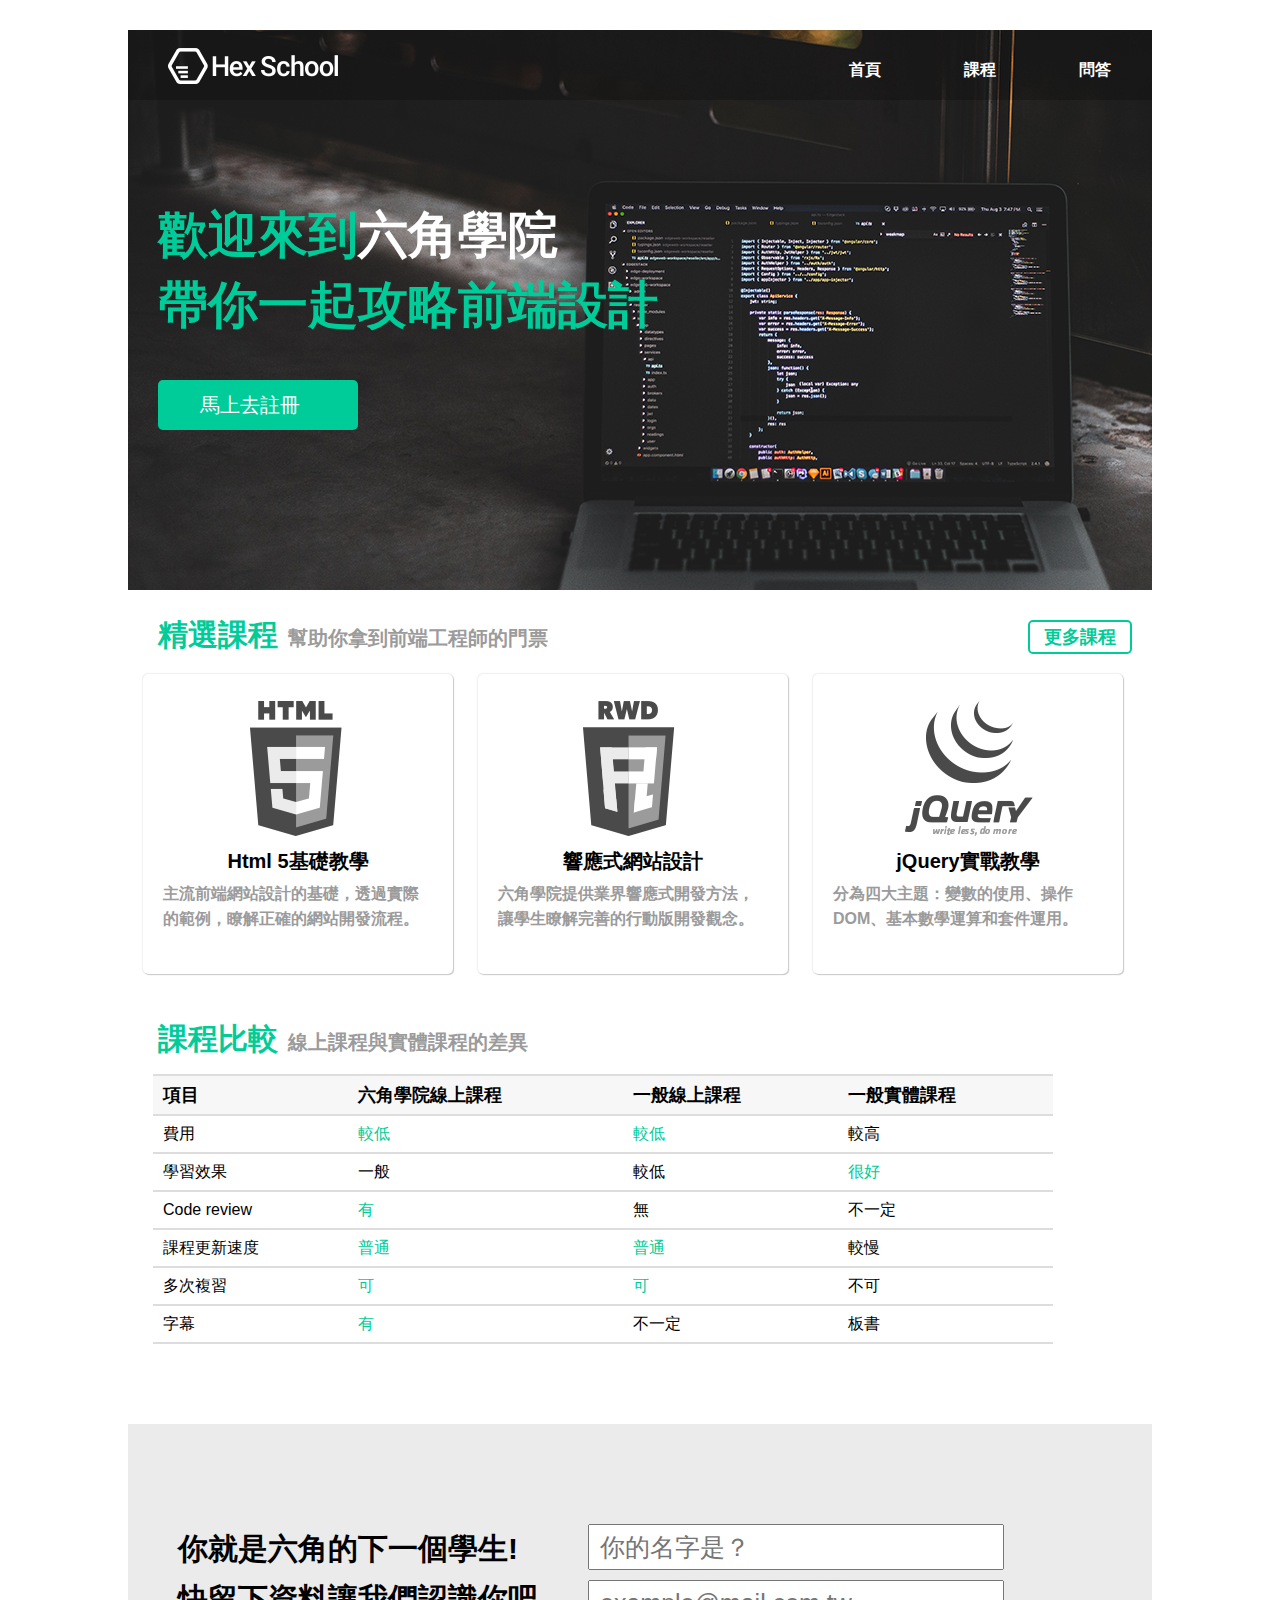
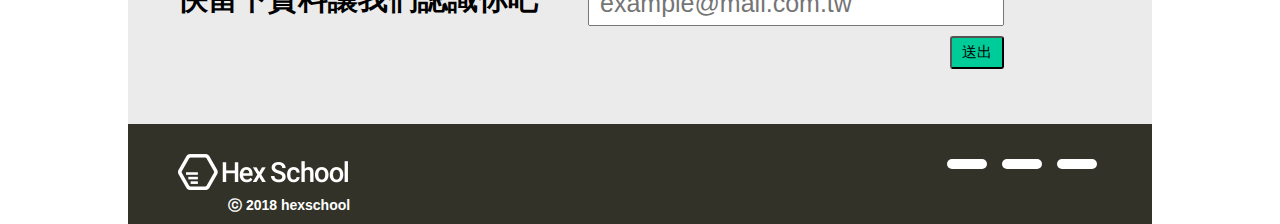
<file: index.html>
<!DOCTYPE html>
<html lang="en">
<head>
	<meta charset="UTF-8">
	<title>index</title>
	<link rel="stylesheet" href="css/style.css">
	<link rel="stylesheet" href="https://use.fontawesome.com/releases/v5.1.0/css/all.css" integrity="sha384-lKuwvrZot6UHsBSfcMvOkWwlCMgc0TaWr+30HWe3a4ltaBwTZhyTEggF5tJv8tbt" crossorigin="anonymous">
</head>
<body>
	<div class="wrap">
		<div class="header">
			<div class="menu">
				<h1><a href="#">Hex School</a></h1>
				<ul>
					<li><a href="index.html">首頁</a></li>
					<li><a href="course.html">課程</a></li>
					<li><a href="QA.html">問答</a></li>
				</ul>
			</div>
			<div class="clearfix"></div>
			<div class="banner">
				<h2>歡迎來到<span class="banner_01">六角學院</span><br>
					帶你一起攻略前端設計
				</h2>
				<div class="banner_02"><a href="#">馬上去註冊&nbsp;&nbsp;&nbsp;<i class="fas fa-arrow-right"></i></a></div>
			</div>
		</div>
		<div class="clearfix"></div>
		<div class="content">
			<h2>精選課程</h2>
			<span class="content_01">幫助你拿到前端工程師的門票</span>
			<span class="content_02">更多課程</span>
			<div class="clearfix"></div>
			<ul class="course">
				<li>
					<img src="img/course_01.png" alt="#">
					<h3>Html 5基礎教學</h3>
					<span>主流前端網站設計的基礎，透過實際的範例，瞭解正確的網站開發流程。</span>
				</li>
				<li>
					<img src="img/course_02.png" alt="#">
					<h3>響應式網站設計</h3>
					<span>六角學院提供業界響應式開發方法，讓學生瞭解完善的行動版開發觀念。</span>
				</li>
				<li>
					<img src="img/course_03.png" alt="#">
					<h3>jQuery實戰教學</h3>
					<span>分為四大主題：變數的使用、操作DOM、基本數學運算和套件運用。</span>
				</li>
			</ul>
		</div>
		<div class="clearfix"></div>
		<div class="compare">
			<h2>課程比較</h2>
			<span>線上課程與實體課程的差異</span>
			<div class="clearfix"></div>
			<table>
				<tr>
					<th>項目</th>
					<th>六角學院線上課程</th>
					<th>一般線上課程</th>
					<th>一般實體課程</th>
				</tr>
				<tr>
					<td>費用</td>
					<td class="compare_p">較低</td>
					<td class="compare_p">較低</td>
					<td>較高</td>
				</tr>
				<tr>
					<td>學習效果</td>
					<td>一般</td>
					<td>較低</td>
					<td class="compare_p">很好</td>
				</tr>
				<tr>
					<td>Code review</td>
					<td class="compare_p">有</td>
					<td>無</td>
					<td>不一定</td>
				</tr>
				<tr>
					<td>課程更新速度</td>
					<td class="compare_p">普通</td>
					<td class="compare_p">普通</td>
					<td>較慢</td>
				</tr>
				<tr>
					<td>多次複習</td>
					<td class="compare_p">可</td>
					<td class="compare_p">可</td>
					<td>不可</td>
				</tr>
				<tr>
					<td>字幕</td>
					<td class="compare_p">有</td>
					<td>不一定</td>
					<td>板書</td>
				</tr>
			</table>
		</div>
		<div class="clearfix"></div>
		<div class="information">
			<form action="save.html">
				<h2>你就是六角的下一個學生!<br>
					快留下資料讓我們認識你吧</h2>
				<div class="information_txt">
					<input type="text" placeholder="你的名字是？"><br>
					<input type="mail" placeholder="example@mail.com.tw">						
				</div>
				<div class="clearfix"></div>	
				<input type="submit" value="送出" class="btn">
			</form>
		</div>
		<div class="clearfix"></div>
		<div class="footer">
			<div class="footer_l">	
				<img src="img/logo.png" alt="">
				<span>ⓒ 2018 hexschool</span>
			</div>
			<div class="footer_r">
				<ul>
					<li><a href="#"><i class="fab fa-facebook-f"></i></a></li>
					<li><a href="#"><i class="fab fa-twitter"></i></a></li>
					<li><a href="#"><i class="fab fa-instagram"></i></a></li>
				</ul>
			</div>
	</div>
</body>
</html>
</file>
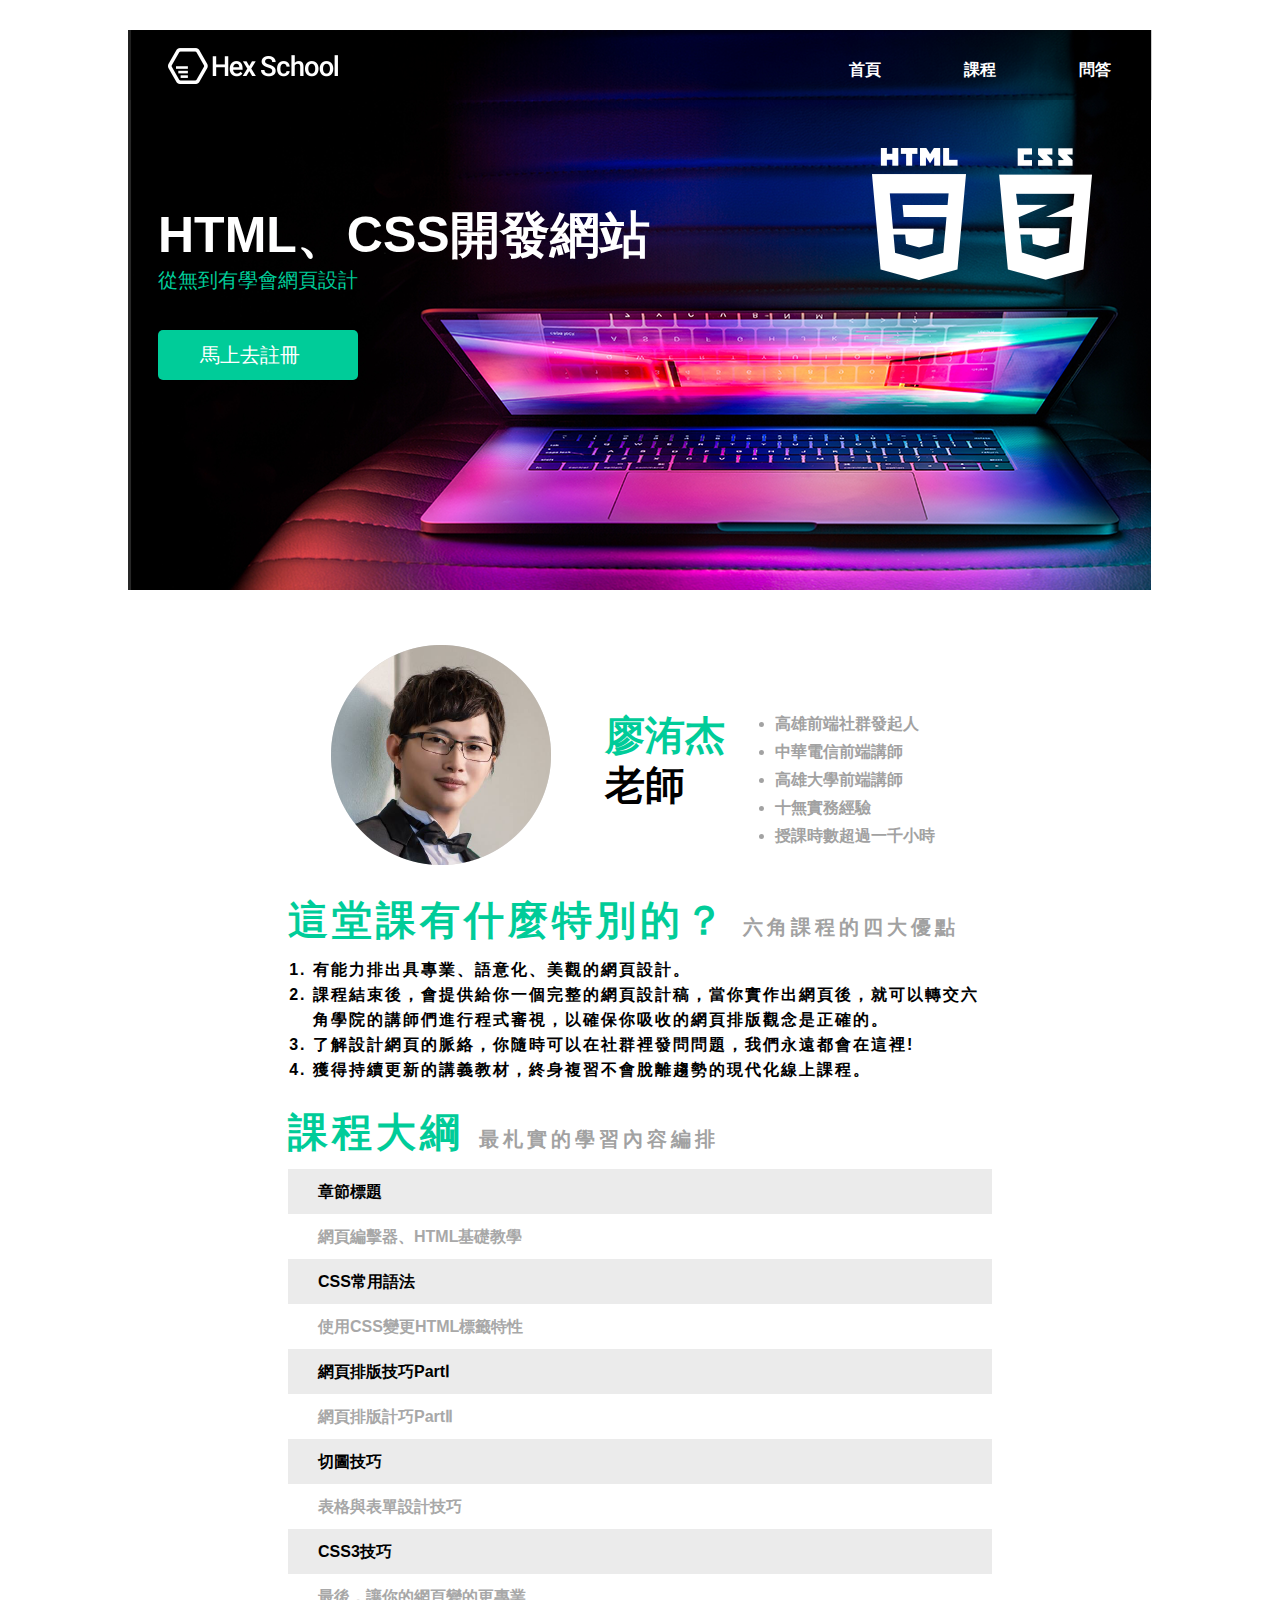
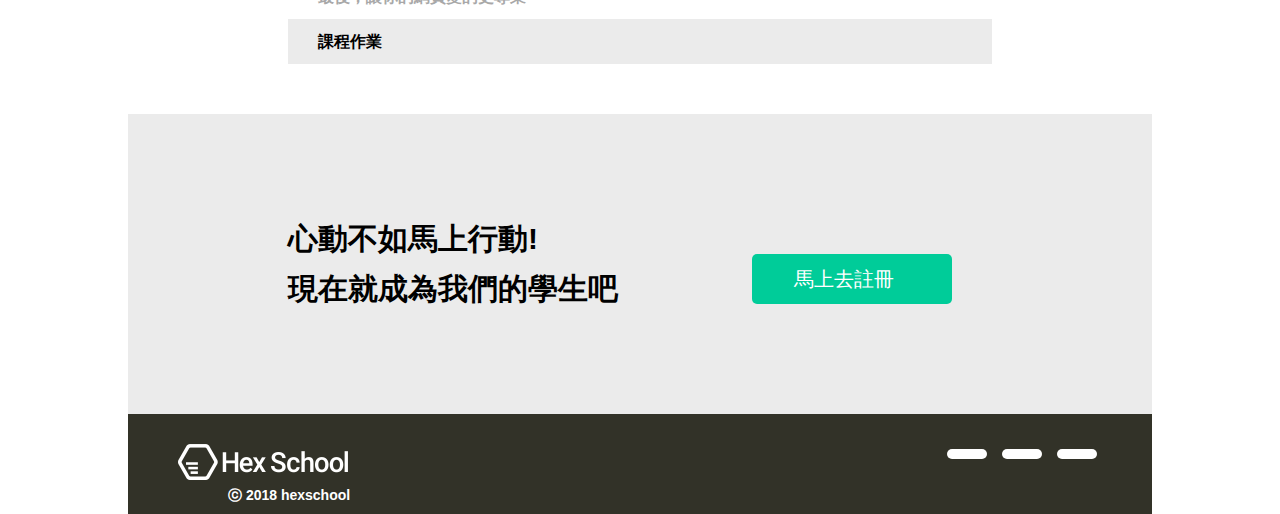
<file: course.html>
<!DOCTYPE html>
<html lang="en">
<head>
	<meta charset="UTF-8">
	<title>course</title>
	<link rel="stylesheet" href="css/style2.css">
	<link rel="stylesheet" href="https://use.fontawesome.com/releases/v5.1.0/css/all.css" integrity="sha384-lKuwvrZot6UHsBSfcMvOkWwlCMgc0TaWr+30HWe3a4ltaBwTZhyTEggF5tJv8tbt" crossorigin="anonymous">
</head>
<body>
	<div class="wrap">
		<div class="header">
			<div class="menu">
				<h1><a href="#">Hex School</a></h1>
				<ul>
					<li><a href="index.html">首頁</a></li>
					<li><a href="course.html">課程</a></li>
					<li><a href="QA.html">問答</a></li>
				</ul>
			</div>
			<div class="clearfix"></div>
			<div class="banner">
				<h2>HTML、CSS開發網站</h2>
				<span>從無到有學會網頁設計</span>
				<div class="banner_01"><a href="#">馬上去註冊&nbsp;&nbsp;&nbsp;<i class="fas fa-arrow-right"></i></a></div>
			</div>
		</div>
		<div class="clearfix"></div>
		<div class="content">
			<div class="teacher">
				<img src="img/teacherphoto.png" alt="#">
				<h2>廖洧杰<br><span class="teacher_01">老師</span></h2>
				<ul>
					<li>高雄前端社群發起人</li>
					<li>中華電信前端講師</li>
					<li>高雄大學前端講師</li>
					<li>十無實務經驗</li>
					<li>授課時數超過一千小時</li>
				</ul>
			</div>
			<div class="clearfix"></div>
			<div class="point">
				<h2>這堂課有什麼特別的？
				<span class="point_01">六角課程的四大優點</span></h2>
				<ol>
					<li>有能力排出具專業、語意化、美觀的網頁設計。</li>
					<li>課程結束後，會提供給你一個完整的網頁設計稿，當你實作出網頁後，就可以轉交六角學院的講師們進行程式審視，以確保你吸收的網頁排版觀念是正確的。</li>
					<li>了解設計網頁的脈絡，你隨時可以在社群裡發問問題，我們永遠都會在這裡!</li>
					<li>獲得持續更新的講義教材，終身複習不會脫離趨勢的現代化線上課程。</li>
				</ol>
			</div>
			<div class="mainpoint">
				<h2>課程大綱
				<span class="mainpoint_01">最札實的學習內容編排</span>
				</h2>
				<ul>
					<li class="mainpoint_02">章節標題</li>
					<li class="mainpoint_03">網頁編擊器、HTML基礎教學</li>
					<li class="mainpoint_02">CSS常用語法</li>
					<li class="mainpoint_03">使用CSS變更HTML標籤特性</li>
					<li class="mainpoint_02">網頁排版技巧PartⅠ</li>
					<li class="mainpoint_03">網頁排版計巧PartⅡ</li>
					<li class="mainpoint_02">切圖技巧</li>
					<li class="mainpoint_03">表格與表單設計技巧</li>
					<li class="mainpoint_02">CSS3技巧</li>
					<li class="mainpoint_03">最後，讓你的網頁變的更專業</li>
					<li class="mainpoint_02">課程作業</li>
				</ul>
			</div>
		</div>
		<div class="information">
			<h2>心動不如馬上行動!<br>
				現在就成為我們的學生吧</h2>
			<div class="information_txt"><a href="#">
				馬上去註冊&nbsp;&nbsp;&nbsp;<i class="fas fa-arrow-right"></i></a>
			</div>
		</div>
		<div class="clearfix"></div>
		<div class="footer">
			<div class="footer_l">	
				<img src="img/logo.png" alt="">
				<span>ⓒ 2018 hexschool</span>
			</div>
			<div class="footer_r">
				<ul>
					<li><a href="#"><i class="fab fa-facebook-f"></i></a></li>
					<li><a href="#"><i class="fab fa-twitter"></i></a></li>
					<li><a href="#"><i class="fab fa-instagram"></i></a></li>
				</ul>
			</div>
		</div>
	</div>
</body>
</html>
</file>
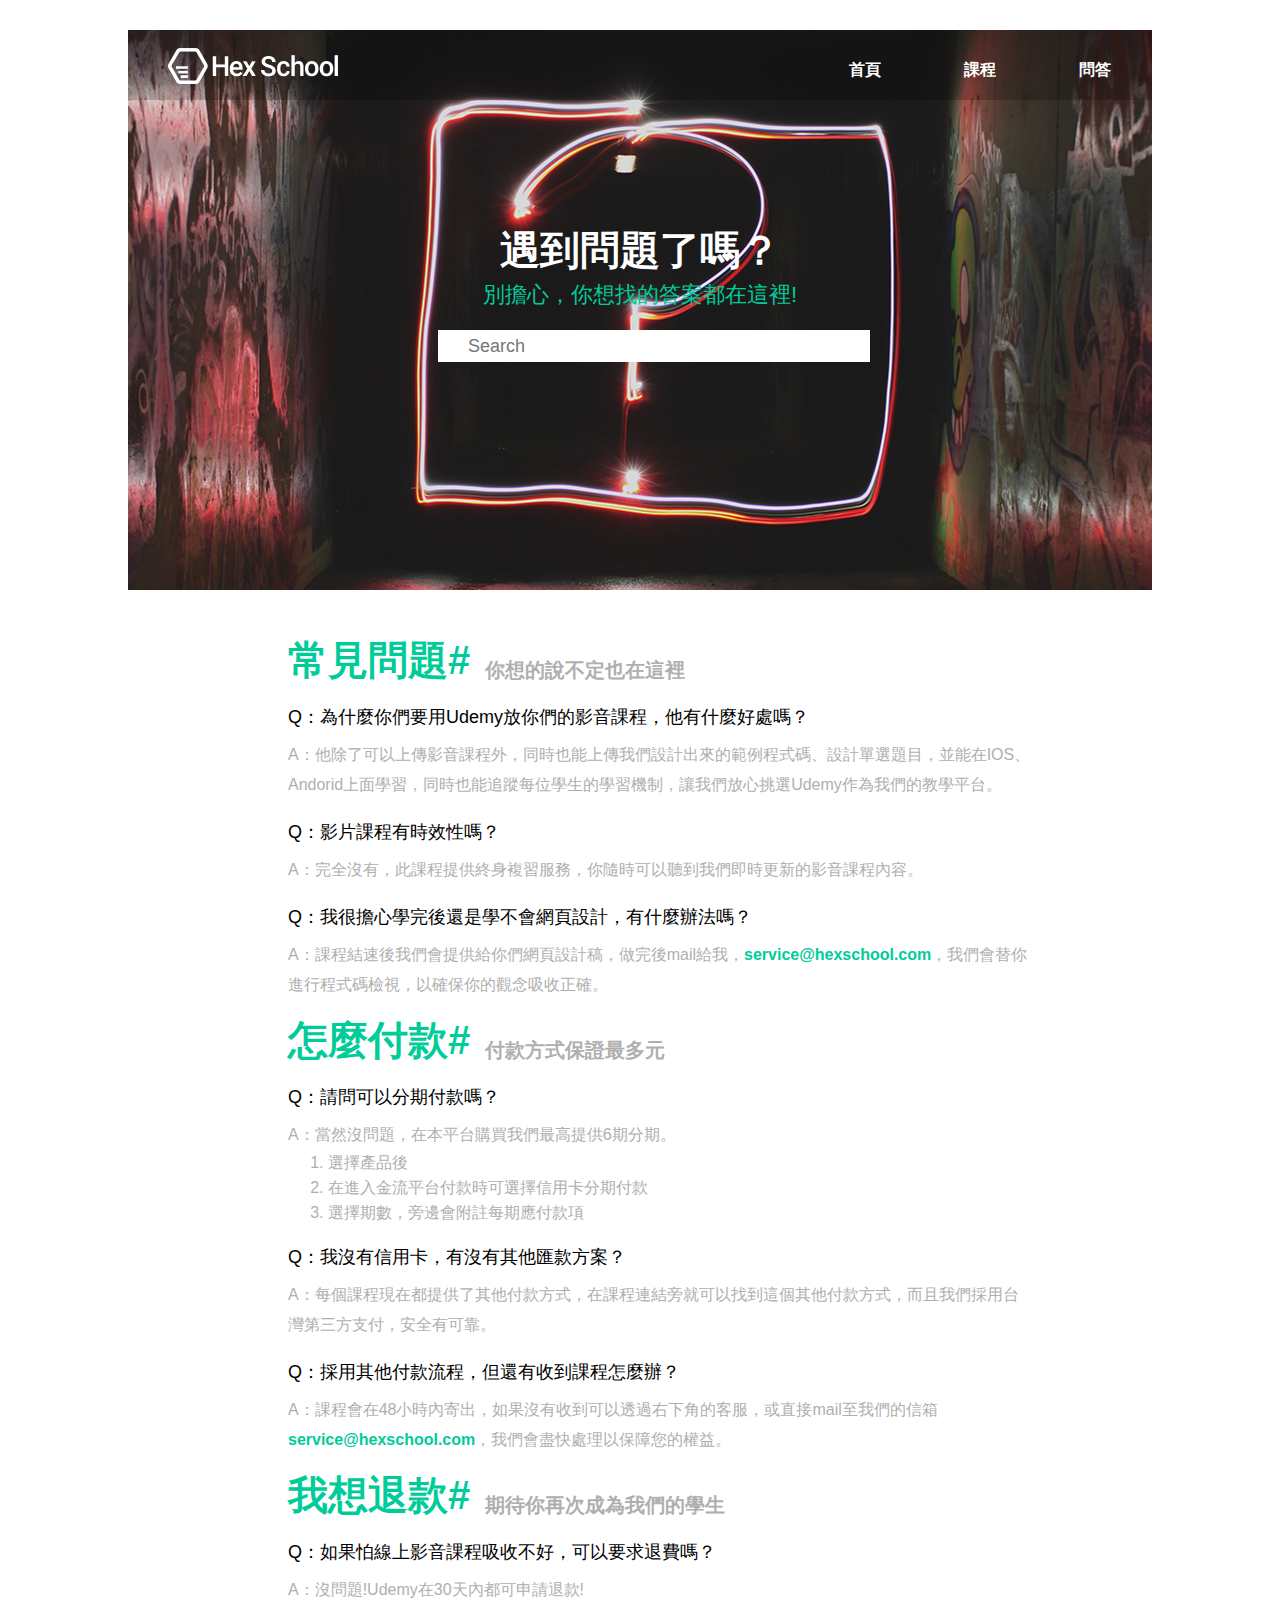
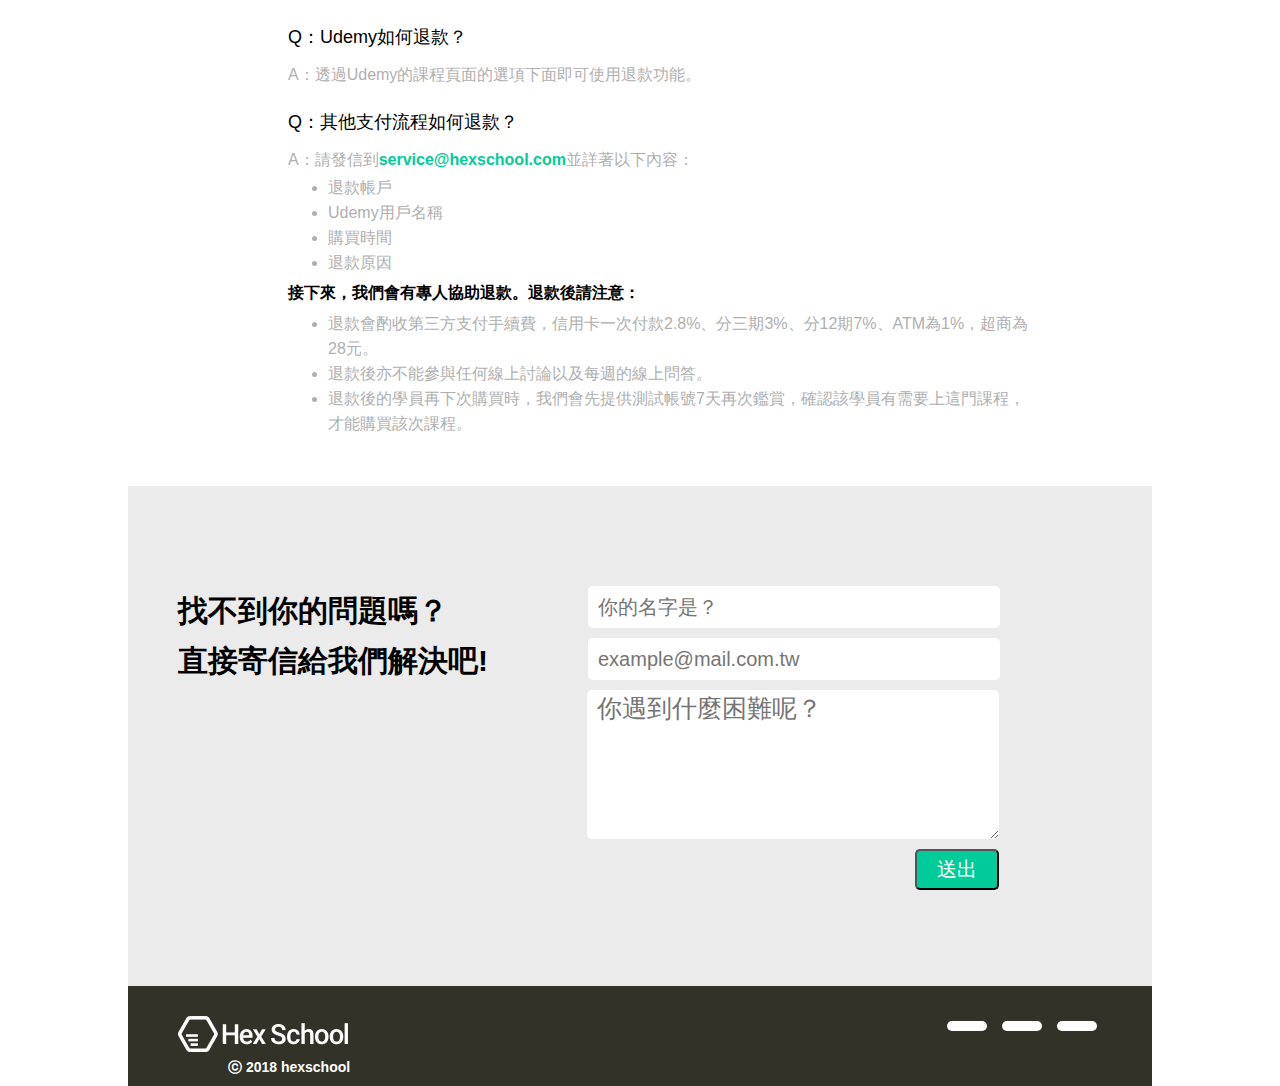
<file: QA.html>
<!DOCTYPE html>
<html lang="en">
<head>
	<meta charset="UTF-8">
	<title>Q&A</title>
	<link rel="stylesheet" href="css/style3.css">
	<link rel="stylesheet" href="https://use.fontawesome.com/releases/v5.1.0/css/all.css" integrity="sha384-lKuwvrZot6UHsBSfcMvOkWwlCMgc0TaWr+30HWe3a4ltaBwTZhyTEggF5tJv8tbt" crossorigin="anonymous">
</head>
<body>
	<div class="wrap">
		<div class="header">
			<div class="menu">
				<h1><a href="#">Hex School</a></h1>
				<ul>
					<li><a href="index.html">首頁</a></li>
					<li><a href="course.html">課程</a></li>
					<li><a href="QA.html">問答</a></li>
				</ul>
			</div>
			<div class="clearfix"></div>
			<div class="banner">
				<h2>遇到問題了嗎？</h2>
				<span>別擔心，你想找的答案都在這裡!</span>
				<div class="searchbar">
					<input type="text" placeholder="Search">
					<div class="icon"><a href="#"><i class="fas fa-search"></i></a></div>
				</div>
			</div>
		</div>
		<div class="clearfix"></div>
		<div class="content">
			<h2>常見問題#</h2>
			<span>你想的說不定也在這裡</span>
			<div class="clearfix"></div>
			<h3>Q：為什麼你們要用Udemy放你們的影音課程，他有什麼好處嗎？</h3>
			<p>A：他除了可以上傳影音課程外，同時也能上傳我們設計出來的範例程式碼、設計單選題目，並能在IOS、Andorid上面學習，同時也能追蹤每位學生的學習機制，讓我們放心挑選Udemy作為我們的教學平台。</p>
			<div class="clearfix"></div>
			<h3>Q：影片課程有時效性嗎？</h3>
			<p>A：完全沒有，此課程提供終身複習服務，你隨時可以聽到我們即時更新的影音課程內容。</p>
			<div class="clearfix"></div>
			<h3>Q：我很擔心學完後還是學不會網頁設計，有什麼辦法嗎？</h3>
			<p>A：課程結速後我們會提供給你們網頁設計稿，做完後mail給我，<a href="#">service@hexschool.com</a>，我們會替你進行程式碼檢視，以確保你的觀念吸收正確。</p>
			<div class="clearfix"></div>
			<h2>怎麼付款#</h2>
			<span>付款方式保證最多元</span>
			<div class="clearfix"></div>
			<h3>Q：請問可以分期付款嗎？</h3>
			<p>A：當然沒問題，在本平台購買我們最高提供6期分期。</p>
			<div class="clearfix"></div>
				<ol>
					<li>選擇產品後</li>
					<li>在進入金流平台付款時可選擇信用卡分期付款</li>
					<li>選擇期數，旁邊會附註每期應付款項</li>
				</ol>
			<div class="clearfix"></div>
			<h3>Q：我沒有信用卡，有沒有其他匯款方案？</h3>
			<p>A：每個課程現在都提供了其他付款方式，在課程連結旁就可以找到這個其他付款方式，而且我們採用台灣第三方支付，安全有可靠。</p>
			<div class="clearfix"></div>
			<h3>Q：採用其他付款流程，但還有收到課程怎麼辦？</h3>
			<p>A：課程會在48小時內寄出，如果沒有收到可以透過右下角的客服，或直接mail至我們的信箱<a href="#">service@hexschool.com</a>，我們會盡快處理以保障您的權益。</p>
			<div class="clearfix"></div>			
			<h2>我想退款#</h2>
			<span>期待你再次成為我們的學生</span>
			<div class="clearfix"></div>
			<h3>Q：如果怕線上影音課程吸收不好，可以要求退費嗎？</h3>
			<p>A：沒問題!Udemy在30天內都可申請退款!</p>
			<div class="clearfix"></div>
			<h3>Q：Udemy如何退款？</h3>
			<p>A：透過Udemy的課程頁面的選項下面即可使用退款功能。</p>
			<div class="clearfix"></div>
			<h3>Q：其他支付流程如何退款？</h3>
			<p>A：請發信到<a href="#">service@hexschool.com</a>並詳著以下內容：</p>
			<div class="clearfix"></div>
				<ul class="content_l">
					<li>退款帳戶</li>
					<li>Udemy用戶名稱</li>
					<li>購買時間</li>
					<li>退款原因</li>
				</ul>
			<div class="clearfix"></div>
				<div class="blod_p">接下來，我們會有專人協助退款。退款後請注意：</div>
			<div class="clearfix"></div>
				<ul class="content_l">
					<li>退款會酌收第三方支付手續費，信用卡一次付款2.8%、分三期3%、分12期7%、ATM為1%，超商為28元。</li>
					<li>退款後亦不能參與任何線上討論以及每週的線上問答。</li>
					<li>退款後的學員再下次購買時，我們會先提供測試帳號7天再次鑑賞，確認該學員有需要上這門課程，才能購買該次課程。</li>
				</ul>
		</div>
		<div class="clearfix"></div>
		<div class="information">
			<form action="save.html">
				<h2>找不到你的問題嗎？<br>
					直接寄信給我們解決吧!</h2>
				<div class="information_txt">
					<input type="text" placeholder="你的名字是？"><br>
					<input type="mail" placeholder="example@mail.com.tw">
					<textarea cols="30" rows="5" placeholder="你遇到什麼困難呢？"></textarea>				
				</div>
				<div class="clearfix"></div>	
				<input type="submit" value="送出" class="btn">
			</form>
		</div>
		<div class="clearfix"></div>
		<div class="footer">
			<div class="footer_l">	
				<img src="img/logo.png" alt="">
				<span>ⓒ 2018 hexschool</span>
			</div>
			<div class="footer_r">
				<ul>
					<li><a href="#"><i class="fab fa-facebook-f"></i></a></li>
					<li><a href="#"><i class="fab fa-twitter"></i></a></li>
					<li><a href="#"><i class="fab fa-instagram"></i></a></li>
				</ul>
			</div>
		</div>
	</div>
</body>
</html>
</file>
<file: css/style.css>
/* http://meyerweb.com/eric/tools/css/reset/ 
   v2.0 | 20110126
   License: none (public domain)
*/

html, body, div, span, applet, object, iframe,
h1, h2, h3, h4, h5, h6, p, blockquote, pre,
a, abbr, acronym, address, big, cite, code,
del, dfn, em, img, ins, kbd, q, s, samp,
small, strike, strong, sub, sup, tt, var,
b, u, i, center,
dl, dt, dd, ol, ul, li,
fieldset, form, label, legend,
table, caption, tbody, tfoot, thead, tr, th, td,
article, aside, canvas, details, embed, 
figure, figcaption, footer, header, hgroup, 
menu, nav, output, ruby, section, summary,
time, mark, audio, video {
	margin: 0;
	padding: 0;
	border: 0;
	font-size: 100%;
	font: inherit;
	vertical-align: baseline;
}
/* HTML5 display-role reset for older browsers */
article, aside, details, figcaption, figure, 
footer, header, hgroup, menu, nav, section {
	display: block;
}
body {
	line-height: 1;
}
ol, ul {
	list-style: none;
}
blockquote, q {
	quotes: none;
}
blockquote:before, blockquote:after,
q:before, q:after {
	content: '';
	content: none;
}
table {
	border-collapse: collapse;
	border-spacing: 0;
}
/* css reseat ending*/
body{
	font-family: arial,"微軟正黑體";
}

.wrap{
	width: 1024px;
	margin-left: auto;
	margin-right: auto;
}

.clearfix{
	clear: both;
}

.header{
	background-image: url(../img/banner_page01.png);
	height: 560px;
}
.menu {
	height: 70px;
	background: #353535;
	background-color: rgb(0,0,0,0.2);
	margin-top: 30px;
	margin-bottom: 30px;
}

.menu h1{
	float: left;
	padding-top: 18px;
	padding-left: 40px;
}

.menu h1 a{
	background-image: url(../img/logo.png);
	width: 172px;
	height: 36px;
	display: block;
	text-indent: 101%;
	overflow: hidden;
	white-space: nowrap;

}

.menu ul{
	float: right;
}

.menu li{
	float: left;
}

.menu li a{
	color: #fff;
	display: block;
	width: 115px;
	text-align: center;
	text-decoration: none;
	line-height: 50px;
	font-weight: bold;
	padding-top: 15px;
}

.menu li a:hover{
	color: #00cc99;
	border-bottom: 5px solid #00cc99;
}

.banner h2{
	color: #00cc99;
	font-size: 50px;
	padding-left: 30px;
	padding-top: 70px;
	line-height: 70px;
	font-weight: bold;
}
.banner_01{
	color: #fff;
}

.banner_02 a{
	color: #fff;
	text-decoration-line: none;
	background:#00cc99;
	width: 200px;
	height: 50px; 
	display: block;
	margin-left: 30px;
	margin-top: 40px;
	text-align: center;
	line-height: 50px;
	font-size: 20px;
	border-radius: 5px;
}

.banner_02 a:hover{
	box-shadow: 2px 2px 5px #fff;
}


.content{
	float: left;
	width: 1024px;
	margin-top: 30px;	
}

.content h2{
	color: #00cc99;
	font-size: 30px;
	padding-left: 30px;
	font-weight: bold;
	float: left;
	padding-right: 10px;
}
.content_01 {
	float: left;
	margin-top: 8px;
	color: #9b9b9b;
	font-size: 20px;
	font-weight: bold;
}

.content_02{
	float: right;
	margin-right: 20px;
	border: 2px solid #00cc99;
	color: #00cc99;
	width: 100px;
	height: 30px;
	font-size: 18px;
	font-weight: bold;
	border-radius: 5px;
	text-align: center;
	line-height: 30px;
}

.content li{
	height: 300px;
	width: 270px;
	display: block;
	float: left;
	margin: 20px;
	margin-right: 10px;
	margin-left: 15px;
	padding-left: 20px;
	padding-right: 20px;
	border-radius: 5px;
	box-shadow: 1px 1px 1px #cacaca, 0 0 2px #cacaca;
}

.course img{
	padding-top: 20px;
	padding-left: 50px;

}

.course h3{
	font-weight: bold;
	font-size: 20px;
	text-align: center;
	margin-top: 5px;
	margin-bottom: 10px;
}

.course span{
	margin-top: 20px;
	line-height: 25px;
	color: #9b9b9b;
	font-weight: bold;
}

.compare {
	margin-top: 30px;
	margin-bottom: 30px;
}

.compare h2{
	color: #00cc99;
	font-size: 30px;
	padding-left: 30px;
	font-weight: bold;
	padding-right: 10px;
	float: left;

}

.compare span{
	float: left;
	margin-top: 8px;
	color: #9b9b9b;
	font-size: 20px;
	font-weight: bold;
}

.compare table{
	margin-top: 20px;
	margin-left: 25px;
	margin-bottom: 20px;
	width: 900px;
}

.compare th,.compare td {
	border-top: 2px solid #dddddd;
	border-bottom: 	2px solid #dddddd;
	text-align: left;
	padding:10px;

}

.compare th{
	font-size: 18px;
	font-weight: bold;
	background:#f7f7f7;
	padding:10px;
}

.compare_p{
	color:#00cc99;
}

.information{
	margin-top: 50px;
	height: 200px;
	background: #ebebeb;
	padding-top: 100px;
}

.information h2{
	font-size: 30px;
	padding-left: 50px;
	font-weight: bold;
	padding-right: 10px;
	float: left;
	width: 400px;
	line-height: 50px;
}

.information_txt input{
	display: inline-block;
	width: 400px;
	font-size: 25px;
	height: 40px;
	margin-bottom: 10px;
	padding-left: 10px;
}

.btn{
	float: right;
	margin-right: 148px;
	font-size: 15px;
	padding: 5px 10px 5px 10px;
	border-radius: 3px;
	background: #00cc99;
}

.footer{
	background: #323228;
	height: 100px;
	display: block;
}


.footer_l{
	width: 180px;
	float: left;
	margin-right: 30px;
	padding-top: 30px;
	padding-left: 50px;
}

.footer_l span {
	color: #fff;
	font-size: 14px;
	font-weight: bold;
	float: left;
	margin-top: 5px;
	margin-left: 50px;
}


.footer_r {
	width: 400px;
	height: 100px;
	float: right;
	margin-left: 50px;
	padding-right: 50px;
}

.footer_r ul{
	float: right;
}

.footer_r li{
	float: left;
}

.footer_r li a{
	width: 100px;
	color: #000;
	display: block;
	width: 30px;
	text-align: center;
	text-decoration: none;
	padding:5px;
	background: #fff;
	border-radius: 30px;
	margin-left: 10px;
	margin-right: 5px;
	margin-top: 35px;
	font-size: 20px;
	line-height: 30px;
}
</file>
<file: css/style2.css>
/* http://meyerweb.com/eric/tools/css/reset/ 
   v2.0 | 20110126
   License: none (public domain)
*/

html, body, div, span, applet, object, iframe,
h1, h2, h3, h4, h5, h6, p, blockquote, pre,
a, abbr, acronym, address, big, cite, code,
del, dfn, em, img, ins, kbd, q, s, samp,
small, strike, strong, sub, sup, tt, var,
b, u, i, center,
dl, dt, dd, ol, ul, li,
fieldset, form, label, legend,
table, caption, tbody, tfoot, thead, tr, th, td,
article, aside, canvas, details, embed, 
figure, figcaption, footer, header, hgroup, 
menu, nav, output, ruby, section, summary,
time, mark, audio, video {
	margin: 0;
	padding: 0;
	border: 0;
	font-size: 100%;
	font: inherit;
	vertical-align: baseline;
}
/* HTML5 display-role reset for older browsers */
article, aside, details, figcaption, figure, 
footer, header, hgroup, menu, nav, section {
	display: block;
}
body {
	line-height: 1;
}
ol, ul {
	list-style: none;
}
blockquote, q {
	quotes: none;
}
blockquote:before, blockquote:after,
q:before, q:after {
	content: '';
	content: none;
}
table {
	border-collapse: collapse;
	border-spacing: 0;
}
/* css reseat ending*/
body{
	font-family: arial ,"微軟正黑體";
}

.wrap{
	width: 1024px;
	margin-left: auto;
	margin-right: auto;
}

.clearfix{
	clear: both;
}

.header{
	background-image: url(../img/banner_page02.png);
	height: 560px;
}
.menu {
	height: 70px;
	background: #353535;
	background-color: rgb(0,0,0,0.2);
	margin-top: 30px;
	margin-bottom: 30px;
}

.menu h1{
	float: left;
	padding-top: 18px;
	padding-left: 40px;
}

.menu h1 a{
	background-image: url(../img/logo.png);
	width: 172px;
	height: 36px;
	display: block;
	text-indent: 101%;
	overflow: hidden;
	white-space: nowrap;

}

.menu ul{
	float: right;
}

.menu li{
	float: left;
}

.menu li a{
	color: #fff;
	display: block;
	width: 115px;
	text-align: center;
	text-decoration: none;
	line-height: 50px;
	font-weight: bold;
	padding-top: 15px;
}

.menu li a:hover{
	color: #00cc99;
	border-bottom: 5px solid #00cc99;
}

.banner h2{
	color: #fff;
	font-size: 50px;
	font-weight: bold;
	padding-left: 30px;
	padding-top: 70px;
	line-height: 70px;
}

.banner span{
	color: #00cc99;
	font-size: 20px;
	padding-left: 30px;
	padding-top: 70px;

}


.banner_01 a{
	color: #fff;
	text-decoration-line: none;
	background:#00cc99;
	width: 200px;
	height: 50px; 
	display: block;
	margin-left: 30px;
	margin-top: 40px;
	text-align: center;
	line-height: 50px;
	font-size: 20px;
	border-radius: 5px;
}

.banner_01 a:hover{
	box-shadow: 2px 2px 5px #fff;
}


.teacher{
	display: block;
	margin-top: 50px;
	margin-bottom: 30px;
}

.teacher img{
	float: left;
	padding-left: 200px;
	padding-right: 50px;
}

.teacher h2{
	float: left;
	margin-top: 70px;
	margin-right: 50px;
	font-size: 40px;
	line-height: 50px;
	font-weight: bold;
	color: #00cc99;
}

.teacher_01 {
	color: #000;	
}

.teacher ul{
	float: left;
	margin-top: 70px;
}

.teacher li{
	list-style-type: disc;
	line-height: 28px;
	color: #a2a2a2;
	font-size: 16px;
	font-weight: bold;
}

.point{
	margin-top: 20px;
	margin-bottom: 20px;
}

.point h2{
	margin-top: 20px;
	font-size: 40px;
	line-height: 60px;
	font-weight: bold;
	color: #00cc99;
	padding-left: 160px;
	letter-spacing: 4px;
}

.point_01 {
	color: #a2a2a2;
	font-size: 20px;

}

.point ol {
	padding-left:185px;
	padding-right: 160px;

}

.point li{
	list-style-type: decimal;
	letter-spacing: 2px;
	font-weight: bold;
	line-height: 25px;
}

.mainpoint {
	margin-top: 20px;
}

.mainpoint h2{
	margin-top: 20px;
	font-size: 40px;
	line-height: 60px;
	font-weight: bold;
	color: #00cc99;
	padding-left: 160px;
	letter-spacing: 4px;
}

.mainpoint_01 {
	color: #a2a2a2;
	font-size: 20px;

}

.mainpoint ul {
	padding-left:160px;
	padding-right: 160px;
}

.mainpoint li {
	line-height: 45px;

}

.mainpoint_02 {
	background: #ebebeb;
	padding-left: 30px;
	font-size: 16px;
	font-weight: bold;
}

.mainpoint_03 {
	font-size: 16px;
	font-weight: bold;
	color: #a8a8a8;
	padding-left: 30px;
}

.information{
	margin-top: 50px;
	height: 200px;
	background: #ebebeb;
	padding-top: 100px;
}
.information h2{
	padding-left: 160px;
	font-size: 30px;
	font-weight: bold;
	line-height: 50px;
	float: left;

}

.information_txt a {
	color: #fff;
	background:	#00cc99;
	width: 200px;
	height: 50px; 
	float: right;
	text-align: center;
	margin-right: 200px;
	margin-top: 40px;
	line-height: 50px;
	font-size: 20px;
	border-radius: 5px;
	text-decoration-line: none;
}


.information_txt a:hover{
	box-shadow: 1px 1px 5px #000;
}

.btn{
	float: right;
	margin-right: 148px;
	font-size: 15px;
	padding: 5px 10px 5px 10px;
	border-radius: 3px;
	background: #00cc99;
}

.footer{
	background: #323228;
	height: 100px;
	display: block;
}


.footer_l{
	width: 180px;
	float: left;
	margin-right: 30px;
	padding-top: 30px;
	padding-left: 50px;
}

.footer_l span {
	color: #fff;
	font-size: 14px;
	font-weight: bold;
	float: left;
	margin-top: 5px;
	margin-left: 50px;
}


.footer_r {
	width: 400px;
	height: 100px;
	float: right;
	margin-left: 50px;
	padding-right: 50px;
}

.footer_r ul{
	float: right;
}

.footer_r li{
	float: left;
}

.footer_r li a{
	width: 100px;
	color: #000;
	display: block;
	width: 30px;
	text-align: center;
	text-decoration: none;
	padding:5px;
	background: #fff;
	border-radius: 30px;
	margin-left: 10px;
	margin-right: 5px;
	margin-top: 35px;
	font-size: 20px;
	line-height: 30px;
}
</file>
<file: css/style3.css>
/* http://meyerweb.com/eric/tools/css/reset/ 
   v2.0 | 20110126
   License: none (public domain)
*/

html, body, div, span, applet, object, iframe,
h1, h2, h3, h4, h5, h6, p, blockquote, pre,
a, abbr, acronym, address, big, cite, code,
del, dfn, em, img, ins, kbd, q, s, samp,
small, strike, strong, sub, sup, tt, var,
b, u, i, center,
dl, dt, dd, ol, ul, li,
fieldset, form, label, legend,
table, caption, tbody, tfoot, thead, tr, th, td,
article, aside, canvas, details, embed, 
figure, figcaption, footer, header, hgroup, 
menu, nav, output, ruby, section, summary,
time, mark, audio, video {
	margin: 0;
	padding: 0;
	border: 0;
	font-size: 100%;
	font: inherit;
	vertical-align: baseline;
}
/* HTML5 display-role reset for older browsers */
article, aside, details, figcaption, figure, 
footer, header, hgroup, menu, nav, section {
	display: block;
}
body {
	line-height: 1;
}
ol, ul {
	list-style: none;
}
blockquote, q {
	quotes: none;
}
blockquote:before, blockquote:after,
q:before, q:after {
	content: '';
	content: none;
}
table {
	border-collapse: collapse;
	border-spacing: 0;
}
/* css reseat ending*/
body{
	font-family: arial,"微軟正黑體";
}

.wrap{
	width: 1024px;
	margin-left: auto;
	margin-right: auto;
}

.clearfix{
	clear: both;
}

.header{
	background-image: url(../img/banner_page03.png);
	height: 560px;
}

.menu {
	height: 70px;
	background: #353535;
	background-color: rgb(0,0,0,0.2);
	margin-top: 30px;
	margin-bottom: 30px;
}

.menu h1{
	float: left;
	padding-top: 18px;
	padding-left: 40px;
}

.menu h1 a{
	background-image: url(../img/logo.png);
	width: 172px;
	height: 36px;
	display: block;
	text-indent: 101%;
	overflow: hidden;
	white-space: nowrap;

}

.menu ul{
	float: right;
}

.menu li{
	float: left;
}

.menu li a{
	color: #fff;
	display: block;
	width: 115px;
	text-align: center;
	text-decoration: none;
	line-height: 50px;
	font-weight: bold;
	padding-top: 15px;
}

.menu li a:hover{
	color: #00cc99;
	border-bottom: 5px solid #00cc99;
}



.banner h2{
	color: #fff;
	font-size: 40px;
	text-align: center;
	font-weight: bold;
	margin-top: 100px;
	margin-bottom: 10px;
}

.banner span {
	color: #00cc99;
	padding-left: 355px;
	font-size: 22px;
	margin-top: 20px;
	line-height: 30px;
}

.searchbar {
	position: relative;
	width: 300px;
	vertical-align: middle;
	white-space: nowrap;
	margin-left: 310px;
	margin-top: 20px;
}

.searchbar input {
	width: 400px;
	height: 30px;
	background: #fff;
	font-size: 18px;
	border: none;
	float: left;
	padding-left: 30px;
}

.icon {
	position: absolute;
	top: -50%;
	margin-top: 8px;
	margin-left: 395px;
	z-index: 1;
}

.icon a{
	text-decoration-line: none;
	color: #000;
}


.content{
	float: left;
	width: 1024px;
	margin-top: 30px;

}
.content h2{
	color: #00cc99;
	font-size: 40px;
	padding-left: 160px;
	font-weight: bold;
	float: left;
	padding-top: 20px;
	padding-right: 10px;
	padding-bottom: 5px;
}
.content span{
	color: #afafaf;
	font-size: 20px;
	float: left;
	font-weight: bold;
	padding-top: 40px;
	padding-left: 5px;
}

.content h3{
	font-size: 18px;
	float: left;
	padding-top: 20px;
	padding-bottom: 5px;
	line-height: 25px;
	padding-left: 160px;
}

.content p{
	color: #afafaf;
	float: left;
	padding-top: 5px;
	line-height: 30px;
	padding-left: 160px;
	padding-right: 120px;
}

.content a{
	color: #00cc99;
	text-decoration-line: none;
	font-weight: bold;
}

.content ol{
	float: left;
	padding-left: 200px;
	color: #afafaf;
	line-height: 25px;
}

.content li {
	list-style-type: decimal;

}

.content_l {
	float: left;
	padding-left: 200px;
	color: #afafaf;
	line-height: 25px;
	padding-right: 120px;
}

.content_l li {
	list-style-type: disc;
}

.blod_p {
	font-weight: bold;
	padding-left: 160px;
	padding-top: 10px;
	padding-bottom: 10px;
}

.information{
	margin-top: 50px;
	height: 400px;
	background: #ebebeb;
	padding-top: 100px;
}

.information h2{
	font-size: 30px;
	padding-left: 50px;
	font-weight: bold;
	padding-right: 10px;
	float: left;
	width: 400px;
	line-height: 50px;
}


.information_txt input{
	display: inline-block;
	width: 400px;
	font-size: 20px;
	height: 40px;
	margin-bottom: 10px;
	padding-left: 10px;
	border: none;
	border-radius: 5px;
	font-family: arial,"微軟正黑體";
	color:  #afafaf;

}

.information_txt textarea {
	display: inline-block;
	width: 400px;
	font-size: 25px;
	padding-left: 10px;
	margin-right: 153px;
	float: right;
	margin-bottom: 10px;
	border: none;
	border-radius: 5px;
	font-family: arial,"微軟正黑體";
	color:  #afafaf;
}


.btn{
	float: right;
	margin-right: 153px;
	font-size: 20px;
	padding: 5px 20px 5px 20px;
	border-radius: 5px;
	background: #00cc99;
	color: #fff;
	font-family: arial,"微軟正黑體";

}

.footer{
	background: #323228;
	height: 100px;
	display: block;
}


.footer_l{
	width: 180px;
	float: left;
	margin-right: 30px;
	padding-top: 30px;
	padding-left: 50px;
}

.footer_l span {
	color: #fff;
	font-size: 14px;
	font-weight: bold;
	float: left;
	margin-top: 5px;
	margin-left: 50px;
}


.footer_r {
	width: 400px;
	height: 100px;
	float: right;
	margin-left: 50px;
	padding-right: 50px;
}

.footer_r ul{
	float: right;
}

.footer_r li{
	float: left;
}

.footer_r li a{
	width: 100px;
	color: #000;
	display: block;
	width: 30px;
	text-align: center;
	text-decoration: none;
	padding:5px;
	background: #fff;
	border-radius: 30px;
	margin-left: 10px;
	margin-right: 5px;
	margin-top: 35px;
	font-size: 20px;
	line-height: 30px;
}
</file>
